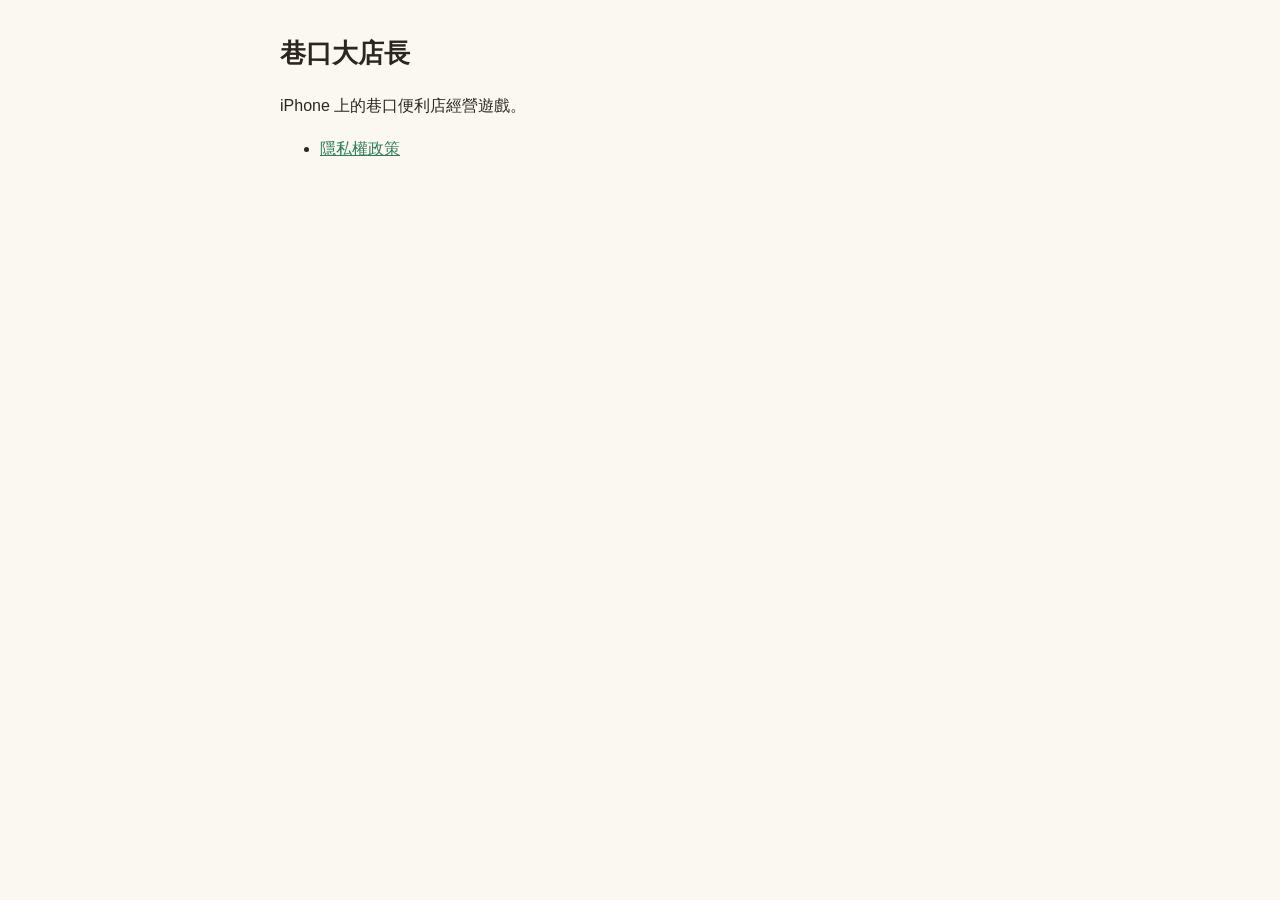
<file: index.html>
<!doctype html>
<html lang="zh-Hant">
<head>
<meta charset="utf-8">
<meta name="viewport" content="width=device-width, initial-scale=1">
<title>巷口大店長</title>
<link rel="stylesheet" href="style.css">
</head>
<body>
<main>
<h1>巷口大店長</h1>
<p>iPhone 上的巷口便利店經營遊戲。</p>
<ul>
<li><a href="privacy.html">隱私權政策</a></li>
</ul>
</main>
</body>
</html>
</file>
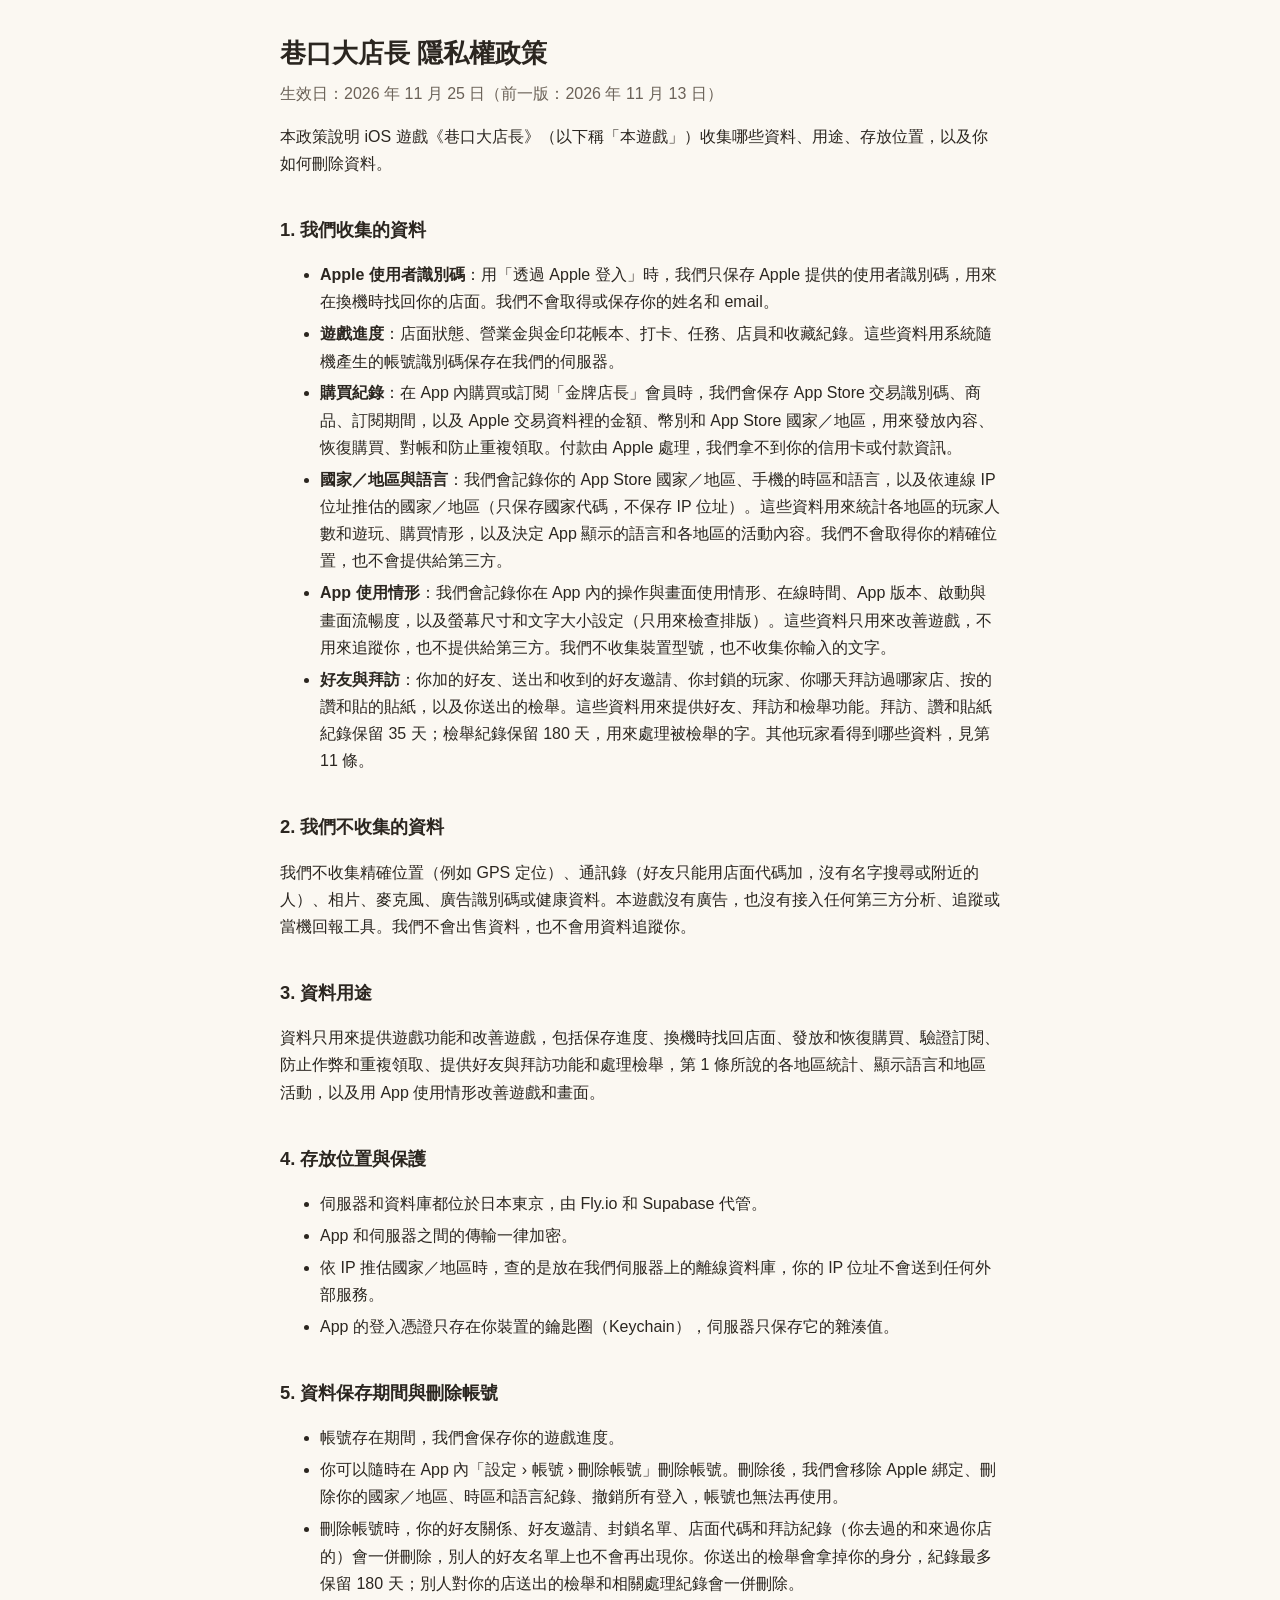
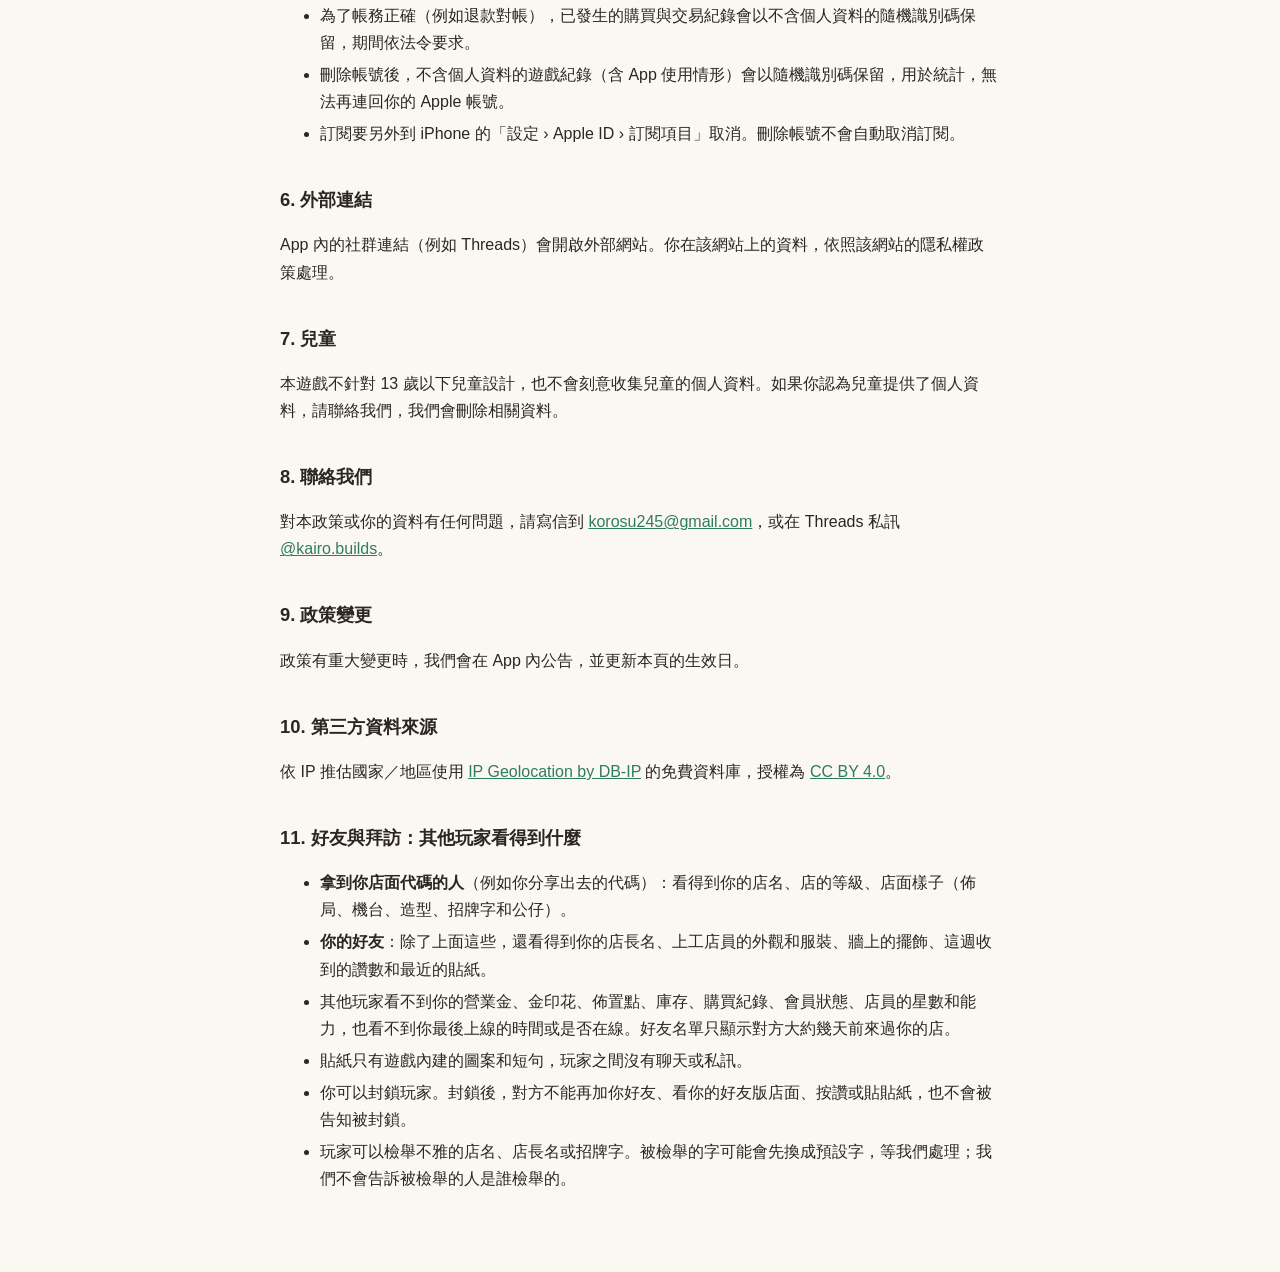
<file: privacy.html>
<!doctype html>
<html lang="zh-Hant">
<head>
<meta charset="utf-8">
<meta name="viewport" content="width=device-width, initial-scale=1">
<title>巷口大店長 隱私權政策</title>
<link rel="stylesheet" href="style.css">
</head>
<body>
<main>
<h1>巷口大店長 隱私權政策</h1>
<p class="meta">生效日：2026 年 11 月 25 日（前一版：2026 年 11 月 13 日）</p>

<p>本政策說明 iOS 遊戲《巷口大店長》（以下稱「本遊戲」）收集哪些資料、用途、存放位置，以及你如何刪除資料。</p>

<h2>1. 我們收集的資料</h2>
<ul>
<li><strong>Apple 使用者識別碼</strong>：用「透過 Apple 登入」時，我們只保存 Apple 提供的使用者識別碼，用來在換機時找回你的店面。我們不會取得或保存你的姓名和 email。</li>
<li><strong>遊戲進度</strong>：店面狀態、營業金與金印花帳本、打卡、任務、店員和收藏紀錄。這些資料用系統隨機產生的帳號識別碼保存在我們的伺服器。</li>
<li><strong>購買紀錄</strong>：在 App 內購買或訂閱「金牌店長」會員時，我們會保存 App Store 交易識別碼、商品、訂閱期間，以及 Apple 交易資料裡的金額、幣別和 App Store 國家／地區，用來發放內容、恢復購買、對帳和防止重複領取。付款由 Apple 處理，我們拿不到你的信用卡或付款資訊。</li>
<li><strong>國家／地區與語言</strong>：我們會記錄你的 App Store 國家／地區、手機的時區和語言，以及依連線 IP 位址推估的國家／地區（只保存國家代碼，不保存 IP 位址）。這些資料用來統計各地區的玩家人數和遊玩、購買情形，以及決定 App 顯示的語言和各地區的活動內容。我們不會取得你的精確位置，也不會提供給第三方。</li>
<li><strong>App 使用情形</strong>：我們會記錄你在 App 內的操作與畫面使用情形、在線時間、App 版本、啟動與畫面流暢度，以及螢幕尺寸和文字大小設定（只用來檢查排版）。這些資料只用來改善遊戲，不用來追蹤你，也不提供給第三方。我們不收集裝置型號，也不收集你輸入的文字。</li>
<li><strong>好友與拜訪</strong>：你加的好友、送出和收到的好友邀請、你封鎖的玩家、你哪天拜訪過哪家店、按的讚和貼的貼紙，以及你送出的檢舉。這些資料用來提供好友、拜訪和檢舉功能。拜訪、讚和貼紙紀錄保留 35 天；檢舉紀錄保留 180 天，用來處理被檢舉的字。其他玩家看得到哪些資料，見第 11 條。</li>
</ul>

<h2>2. 我們不收集的資料</h2>
<p>我們不收集精確位置（例如 GPS 定位）、通訊錄（好友只能用店面代碼加，沒有名字搜尋或附近的人）、相片、麥克風、廣告識別碼或健康資料。本遊戲沒有廣告，也沒有接入任何第三方分析、追蹤或當機回報工具。我們不會出售資料，也不會用資料追蹤你。</p>

<h2>3. 資料用途</h2>
<p>資料只用來提供遊戲功能和改善遊戲，包括保存進度、換機時找回店面、發放和恢復購買、驗證訂閱、防止作弊和重複領取、提供好友與拜訪功能和處理檢舉，第 1 條所說的各地區統計、顯示語言和地區活動，以及用 App 使用情形改善遊戲和畫面。</p>

<h2>4. 存放位置與保護</h2>
<ul>
<li>伺服器和資料庫都位於日本東京，由 Fly.io 和 Supabase 代管。</li>
<li>App 和伺服器之間的傳輸一律加密。</li>
<li>依 IP 推估國家／地區時，查的是放在我們伺服器上的離線資料庫，你的 IP 位址不會送到任何外部服務。</li>
<li>App 的登入憑證只存在你裝置的鑰匙圈（Keychain），伺服器只保存它的雜湊值。</li>
</ul>

<h2>5. 資料保存期間與刪除帳號</h2>
<ul>
<li>帳號存在期間，我們會保存你的遊戲進度。</li>
<li>你可以隨時在 App 內「設定 › 帳號 › 刪除帳號」刪除帳號。刪除後，我們會移除 Apple 綁定、刪除你的國家／地區、時區和語言紀錄、撤銷所有登入，帳號也無法再使用。</li>
<li>刪除帳號時，你的好友關係、好友邀請、封鎖名單、店面代碼和拜訪紀錄（你去過的和來過你店的）會一併刪除，別人的好友名單上也不會再出現你。你送出的檢舉會拿掉你的身分，紀錄最多保留 180 天；別人對你的店送出的檢舉和相關處理紀錄會一併刪除。</li>
<li>為了帳務正確（例如退款對帳），已發生的購買與交易紀錄會以不含個人資料的隨機識別碼保留，期間依法令要求。</li>
<li>刪除帳號後，不含個人資料的遊戲紀錄（含 App 使用情形）會以隨機識別碼保留，用於統計，無法再連回你的 Apple 帳號。</li>
<li>訂閱要另外到 iPhone 的「設定 › Apple ID › 訂閱項目」取消。刪除帳號不會自動取消訂閱。</li>
</ul>

<h2>6. 外部連結</h2>
<p>App 內的社群連結（例如 Threads）會開啟外部網站。你在該網站上的資料，依照該網站的隱私權政策處理。</p>

<h2>7. 兒童</h2>
<p>本遊戲不針對 13 歲以下兒童設計，也不會刻意收集兒童的個人資料。如果你認為兒童提供了個人資料，請聯絡我們，我們會刪除相關資料。</p>

<h2>8. 聯絡我們</h2>
<p>對本政策或你的資料有任何問題，請寫信到 <a href="mailto:korosu245@gmail.com">korosu245@gmail.com</a>，或在 Threads 私訊 <a href="https://www.threads.com/@kairo.builds">@kairo.builds</a>。</p>

<h2>9. 政策變更</h2>
<p>政策有重大變更時，我們會在 App 內公告，並更新本頁的生效日。</p>

<h2>10. 第三方資料來源</h2>
<p>依 IP 推估國家／地區使用 <a href="https://db-ip.com">IP Geolocation by DB-IP</a> 的免費資料庫，授權為 <a href="https://creativecommons.org/licenses/by/4.0/">CC BY 4.0</a>。</p>

<h2>11. 好友與拜訪：其他玩家看得到什麼</h2>
<ul>
<li><strong>拿到你店面代碼的人</strong>（例如你分享出去的代碼）：看得到你的店名、店的等級、店面樣子（佈局、機台、造型、招牌字和公仔）。</li>
<li><strong>你的好友</strong>：除了上面這些，還看得到你的店長名、上工店員的外觀和服裝、牆上的擺飾、這週收到的讚數和最近的貼紙。</li>
<li>其他玩家看不到你的營業金、金印花、佈置點、庫存、購買紀錄、會員狀態、店員的星數和能力，也看不到你最後上線的時間或是否在線。好友名單只顯示對方大約幾天前來過你的店。</li>
<li>貼紙只有遊戲內建的圖案和短句，玩家之間沒有聊天或私訊。</li>
<li>你可以封鎖玩家。封鎖後，對方不能再加你好友、看你的好友版店面、按讚或貼貼紙，也不會被告知被封鎖。</li>
<li>玩家可以檢舉不雅的店名、店長名或招牌字。被檢舉的字可能會先換成預設字，等我們處理；我們不會告訴被檢舉的人是誰檢舉的。</li>
</ul>
</main>
</body>
</html>
</file>
<file: style.css>
:root{--bg:#fbf8f2;--fg:#2b2620;--muted:#6b6258;--accent:#2f7d5b}
@media (prefers-color-scheme:dark){:root{--bg:#1c1a17;--fg:#ece6dc;--muted:#a59b8e;--accent:#7cc8a2}}
body{margin:0;background:var(--bg);color:var(--fg);font:16px/1.7 -apple-system,"PingFang TC","Noto Sans TC",sans-serif}
main{max-width:720px;margin:0 auto;padding:32px 16px 64px}
h1{font-size:1.6em;margin:0 0 4px}h2{font-size:1.15em;margin-top:2em}
.meta{color:var(--muted);margin-top:0}a{color:var(--accent)}li{margin:.3em 0}

/* Landing page (2026-10-21). Motion from Motion Prompt (MIT License (c) 2026 Shohei Ohtaki):
   #096 floating, #094 marquee, #074 fade-in on scroll, #073 parallax, #022 light sweep. */
:root{--cream:#fff8ec;--forest:#2f7d5b;--coral:#e0705a;--gold:#e7c26b;--surface:#ffffff;--shadow:rgba(43,38,32,.18)}
@media (prefers-color-scheme:dark){:root{--cream:#24211c;--surface:#2a2722;--shadow:rgba(0,0,0,.45)}}
.landing{overflow-x:hidden}
.landing main.features{max-width:960px;padding:24px 16px 48px}
.hero{position:relative;overflow:hidden;background:linear-gradient(#cfe8f2,#fbf3e2 70%);color:#2b2620}
@media (prefers-color-scheme:dark){.hero{background:linear-gradient(#24324a,#3a2f2a 70%);color:#f3ece2}}
.hero-sky{position:absolute;inset:0;opacity:.28}
.hero-store{width:100%;height:120%;object-fit:cover;will-change:transform}
.hero-inner{position:relative;max-width:960px;margin:0 auto;padding:48px 16px 56px;display:flex;gap:32px;align-items:center;justify-content:space-between;flex-wrap:wrap}
.hero-text{flex:1 1 320px;min-width:0}
.hero-icon{border-radius:22px;box-shadow:0 6px 18px var(--shadow)}
.hero h1{font-size:2.2em;margin:12px 0 4px}
.lead{font-size:1.25em;font-weight:700;margin:0 0 8px}
.store-button{position:relative;overflow:hidden;display:inline-block;margin-top:12px;padding:12px 28px;border-radius:999px;background:#1c1a17;color:#fff;font-weight:700;text-decoration:none}
.store-button::after{content:"";position:absolute;top:-20%;bottom:-20%;width:40%;left:-60%;transform:skewX(-24deg);background:linear-gradient(90deg,transparent,rgba(255,255,255,.72),transparent);animation:sweep 2.35s cubic-bezier(.45,0,.55,1) .45s infinite}
@keyframes sweep{0%{left:-60%}45%,100%{left:130%}}
.phone-wrap{position:relative;flex:0 0 auto;margin:0 auto;padding:12px 24px 28px}
.phone{display:block;width:220px;max-width:60vw;border-radius:32px;border:8px solid #1c1a17;box-shadow:0 18px 40px var(--shadow);animation:bob 2.4s ease-in-out infinite}
.phone-shadow{position:absolute;left:50%;bottom:4px;width:140px;height:12px;margin-left:-70px;border-radius:50%;background:var(--shadow);animation:shadow 2.4s ease-in-out infinite}
.chip{position:absolute;padding:6px 12px;border-radius:999px;font-size:.85em;font-weight:700;box-shadow:0 4px 12px var(--shadow)}
.chip-coin{left:-4px;top:28%;background:var(--gold);color:#2b2620;animation:bob 1.6s ease-in-out -.5s infinite}
.chip-heart{right:-4px;top:58%;background:#f6a2b8;color:#5a1f30;animation:bob 2.4s ease-in-out -1.2s infinite}
@keyframes bob{0%,100%{transform:translateY(0)}50%{transform:translateY(-8px)}}
@keyframes shadow{0%,100%{transform:scale(1);opacity:1}50%{transform:scale(.8);opacity:.6}}
.marquee{overflow:hidden;background:var(--forest);color:#fff;font-weight:800;letter-spacing:1px;white-space:nowrap}
.marquee-track{display:inline-flex;align-items:center;gap:24px;padding:12px 0;animation:marquee 24s linear infinite}
.marquee-track i{width:10px;height:10px;border-radius:50%;background:var(--gold);flex:0 0 auto}
@keyframes marquee{to{transform:translateX(-50%)}}
.feature{display:flex;gap:24px;align-items:center;margin:32px 0;flex-wrap:wrap}
.feature:nth-child(even){flex-direction:row-reverse}
.feature img{flex:1 1 280px;min-width:0;max-width:100%;max-height:420px;object-fit:cover;border-radius:20px;box-shadow:0 8px 24px var(--shadow)}
.feature div{flex:1 1 260px;min-width:0}
.feature h2{margin-top:0}
.reveal{opacity:0;transform:translateY(24px);transition:opacity .6s ease-out,transform .6s cubic-bezier(.22,1,.36,1)}
.reveal.shown{opacity:1;transform:none}
.site-footer{max-width:960px;margin:0 auto;padding:16px 16px 48px;color:var(--muted)}
.site-footer ul{list-style:none;padding:0;display:flex;gap:20px;flex-wrap:wrap}
.credit{font-size:.8em}
@media (prefers-reduced-motion:reduce){
  .phone,.phone-shadow,.chip,.marquee-track,.store-button::after{animation:none}
  .reveal{opacity:1;transform:none;transition:none}
}
@media (prefers-color-scheme:dark){.store-button{background:#fff8ec;color:#1c1a17}.store-button::after{background:linear-gradient(90deg,transparent,rgba(231,194,107,.6),transparent)}}
</file>
